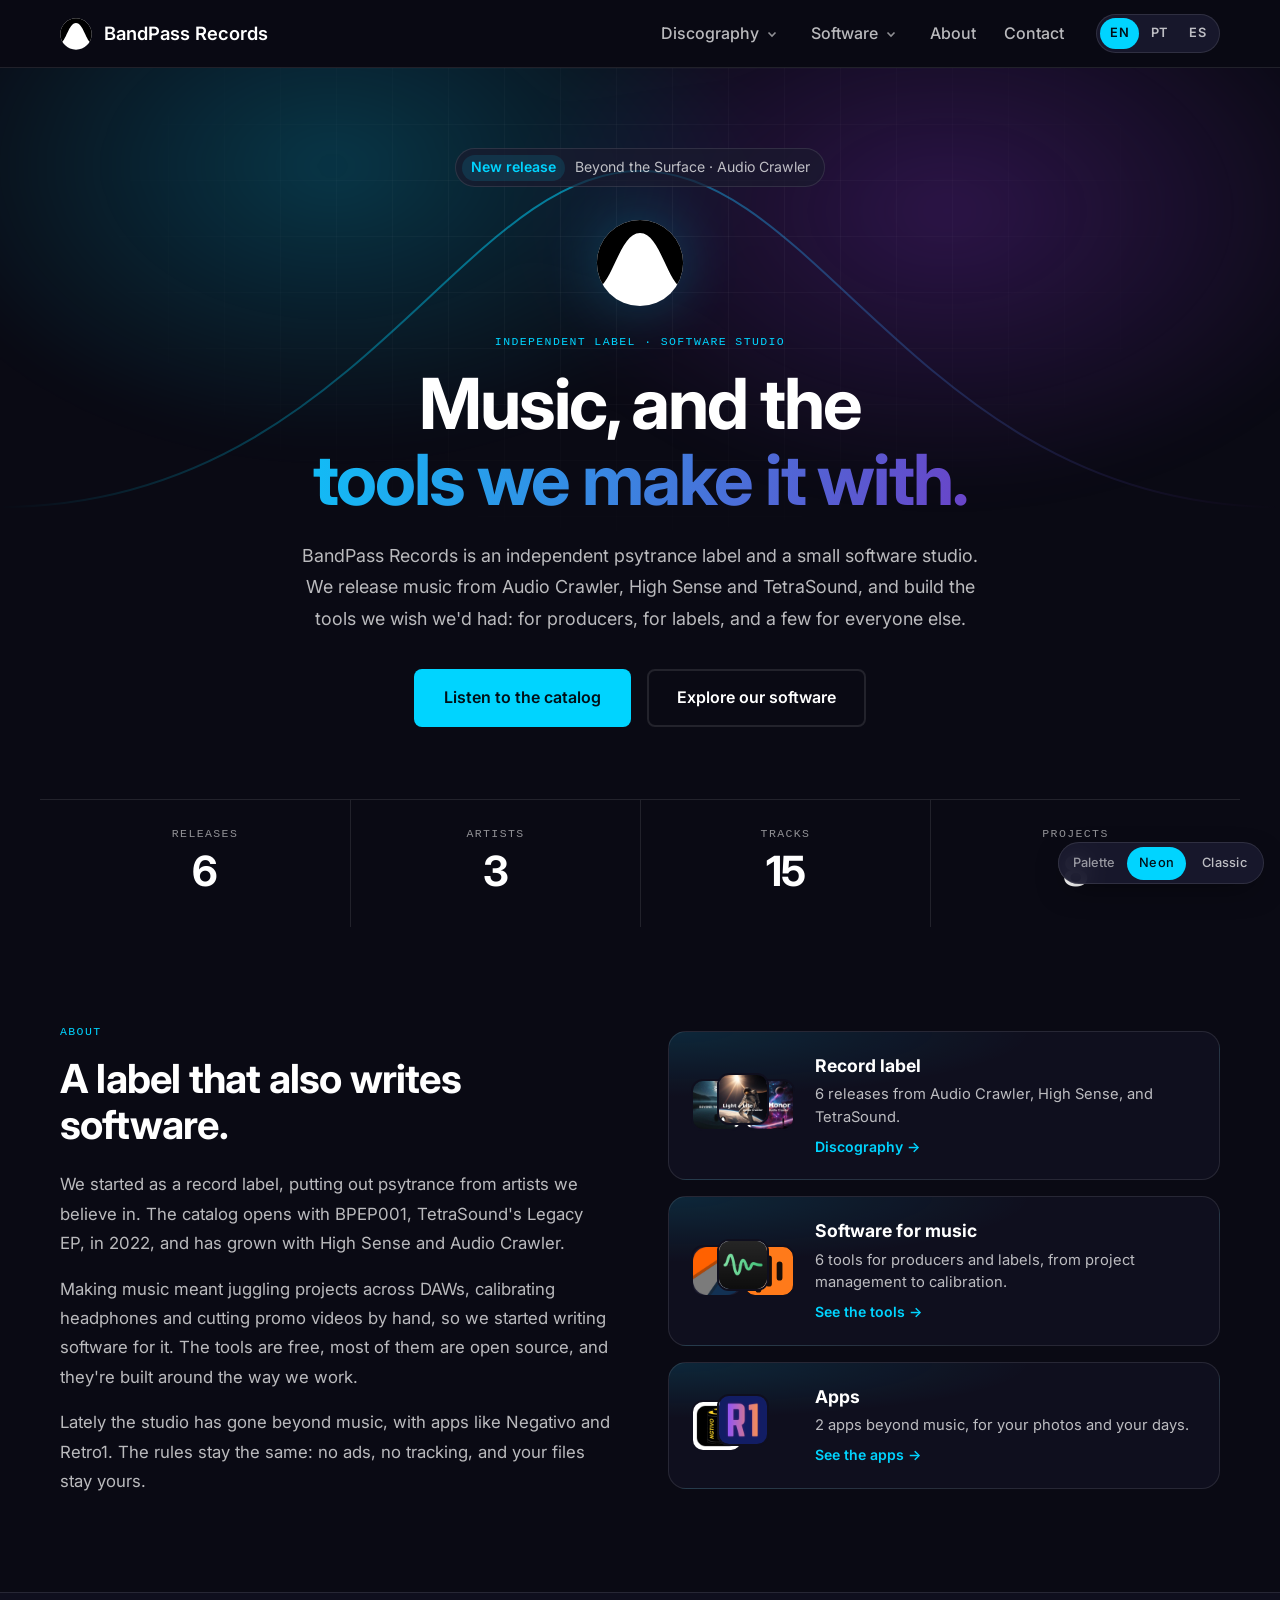
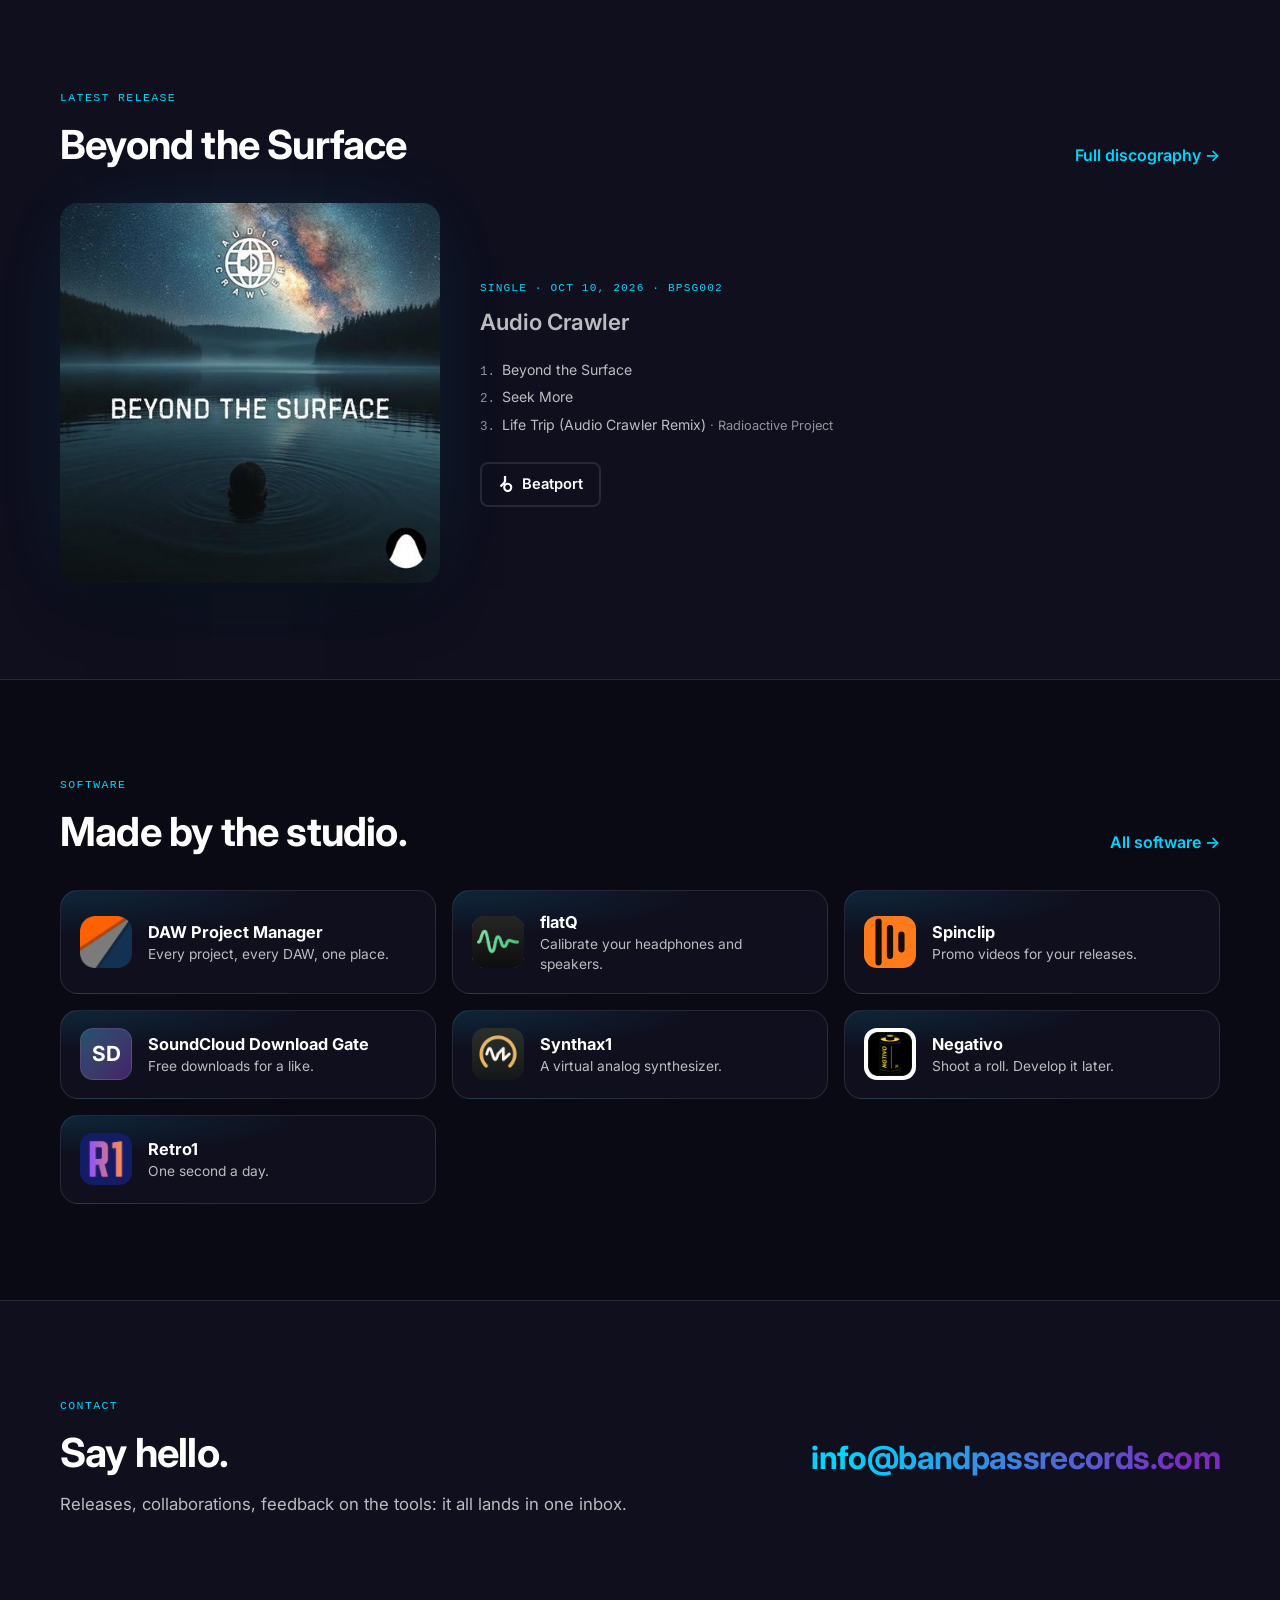
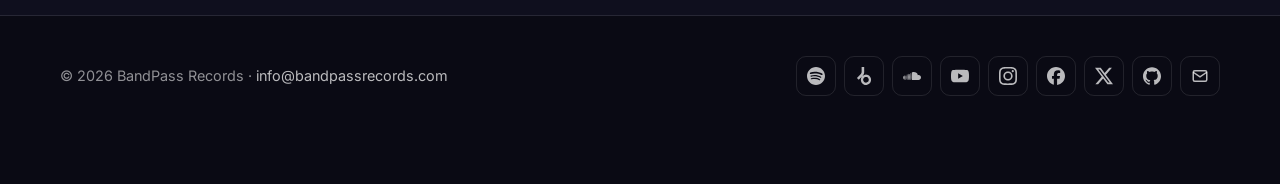
<file: index.html>
<!DOCTYPE html>
<html lang="en" data-base="">
<head>
  <meta charset="utf-8">
  <meta name="viewport" content="width=device-width, initial-scale=1">
  <script>
    // Before anything paints: the palette and language picked earlier in this
    // browser. ?palette=classic and ?lang=pt pick one by link, and are remembered.
    (function () {
      var root = document.documentElement;
      try {
        var q = new URLSearchParams(location.search);
        var palette = q.get('palette') || localStorage.getItem('bpr-palette');
        if (palette === 'neon' || palette === 'classic') {
          root.dataset.palette = palette;
          localStorage.setItem('bpr-palette', palette);
        }
        var lang = q.get('lang') || localStorage.getItem('bpr-lang');
        if (lang) root.lang = lang;
      } catch (e) {}
    })();
  </script>
  <title>BandPass Records: music and tools for music makers</title>
  <meta name="description" content="BandPass Records is an independent psytrance label and a studio building tools for music makers: DAW Project Manager, flatQ, Spinclip and more.">
  <meta name="theme-color" content="#0A0A14">
  <link rel="canonical" href="https://bandpassrecords.com/">
  <link rel="alternate" hreflang="en" href="https://bandpassrecords.com/?lang=en">
  <link rel="alternate" hreflang="pt" href="https://bandpassrecords.com/?lang=pt">
  <link rel="alternate" hreflang="es" href="https://bandpassrecords.com/?lang=es">
  <link rel="alternate" hreflang="x-default" href="https://bandpassrecords.com/">

  <meta property="og:type" content="website">
  <meta property="og:site_name" content="BandPass Records">
  <meta property="og:title" content="BandPass Records: music and tools for music makers">
  <meta property="og:description" content="BandPass Records is an independent psytrance label and a studio building tools for music makers: DAW Project Manager, flatQ, Spinclip and more.">
  <meta property="og:url" content="https://bandpassrecords.com/">
  <meta property="og:image" content="https://bandpassrecords.com/images/releases/beyond-the-surface.jpg">
  <meta name="twitter:card" content="summary">

  <link rel="icon" href="images/logo.svg" type="image/svg+xml">
  <link rel="icon" href="images/logo_icon.png" type="image/png">
  <link rel="apple-touch-icon" href="images/logo_icon.png">

  <link rel="preconnect" href="https://fonts.googleapis.com">
  <link rel="preconnect" href="https://fonts.gstatic.com" crossorigin>
  <link rel="stylesheet" href="https://fonts.googleapis.com/css2?family=Inter:wght@400;500;600;700&display=swap">
  <link rel="stylesheet" href="assets/css/site.css">

  <script src="assets/js/i18n.js" defer></script>
  <script src="assets/js/icons.js" defer></script>
  <script src="assets/js/data.js" defer></script>
  <script src="assets/js/site.js" defer></script>
</head>
<body data-page="home">
  <a class="skip" href="#content" data-i18n="skip">Skip to content</a>

  <nav class="navbar" data-i18n-attr="aria-label:nav.sections" aria-label="Sections">
    <div class="container nav-content">
      <a class="logo" href="./">
        <img class="logo-image" src="images/logo.svg" alt="" width="32" height="32">
        <span>BandPass Records</span>
      </a>
      <div class="nav-links" id="site-menu">
        <div class="nav-item" data-menu="discography">
          <a class="nav-top" href="discography/" data-i18n="nav.discography">Discography</a>
          <button type="button" class="nav-caret" aria-expanded="false" aria-controls="menu-discography" data-i18n-attr="aria-label:nav.more" aria-label="More">
            <svg viewBox="0 0 12 12" aria-hidden="true"><path d="M2.5 4.5 6 8l3.5-3.5"/></svg>
          </button>
          <div class="nav-menu" id="menu-discography" data-menu-panel="discography"></div>
        </div>
        <div class="nav-item" data-menu="software">
          <a class="nav-top" href="software/" data-i18n="nav.software">Software</a>
          <button type="button" class="nav-caret" aria-expanded="false" aria-controls="menu-software" data-i18n-attr="aria-label:nav.more" aria-label="More">
            <svg viewBox="0 0 12 12" aria-hidden="true"><path d="M2.5 4.5 6 8l3.5-3.5"/></svg>
          </button>
          <div class="nav-menu" id="menu-software" data-menu-panel="software"></div>
        </div>
        <a class="nav-top" href="#about" data-i18n="nav.about">About</a>
        <a class="nav-top" href="#contact" data-i18n="nav.contact">Contact</a>
      </div>
      <div class="lang-switch" role="group" data-i18n-attr="aria-label:lang.label" aria-label="Language">
        <button type="button" data-lang-choice="en" lang="en" title="English">EN</button>
        <button type="button" data-lang-choice="pt" lang="pt" title="Português">PT</button>
        <button type="button" data-lang-choice="es" lang="es" title="Español">ES</button>
      </div>
      <button type="button" class="menu-toggle" aria-expanded="false" aria-controls="site-menu" data-i18n-attr="aria-label:nav.menu" aria-label="Menu">
        <span></span><span></span><span></span>
      </button>
    </div>
  </nav>

  <main id="content">
    <header class="hero">
      <div class="hero-glow" aria-hidden="true"></div>
      <svg class="hero-curve" viewBox="0 0 1200 400" preserveAspectRatio="none" aria-hidden="true">
        <defs>
          <linearGradient id="curve-ink" x1="0" x2="1">
            <stop class="ink-a" offset="0" stop-opacity="0"/>
            <stop class="ink-a" offset=".45"/>
            <stop class="ink-b" offset="1" stop-opacity="0"/>
          </linearGradient>
        </defs>
        <path d="M0,380 C330,380 430,60 600,60 C770,60 870,380 1200,380"/>
      </svg>
      <div class="container hero-content">
        <a class="hero-news" id="hero-news" href="discography/" hidden>
          <b data-i18n="hero.news">New release</b><span></span>
        </a>
        <img class="hero-mark" src="images/logo.svg" alt="" width="88" height="88">
        <p class="section-eyebrow" data-i18n="hero.eyebrow">Independent label · Software studio</p>
        <h1 class="hero-title">
          <span data-i18n="hero.title1">Music, and the</span>
          <span class="gradient-text" data-i18n="hero.title2">tools we make it with.</span>
        </h1>
        <p class="hero-subtitle" data-i18n="hero.sub">
          BandPass Records is an independent psytrance label and a small software studio. We release music from
          Audio Crawler, High Sense and TetraSound, and build the tools we wish we'd had: for producers, for labels,
          and a few for everyone else.
        </p>
        <div class="hero-buttons">
          <a class="btn btn-primary" href="discography/" data-i18n="hero.cta1">Listen to the catalog</a>
          <a class="btn btn-secondary" href="software/" data-i18n="hero.cta2">Explore our software</a>
        </div>
      </div>
      <dl class="stats container" id="stats"></dl>
    </header>

    <section class="section" id="about" aria-labelledby="about-title">
      <div class="container about">
        <div class="about-copy">
          <p class="section-eyebrow" data-i18n="about.eyebrow">About</p>
          <h2 class="section-title" id="about-title" data-i18n="about.title">A label that also writes software.</h2>
          <p data-i18n="about.p1">We started as a record label, putting out psytrance from artists we believe in.</p>
          <p data-i18n="about.p2">Making music meant juggling projects across DAWs, calibrating headphones and cutting promo videos by hand, so we started writing software for it.</p>
          <p data-i18n="about.p3">Lately the studio has gone beyond music, with apps like Negativo and Retro1.</p>
        </div>
        <div class="pillars" id="pillars"></div>
      </div>
    </section>

    <section class="section section-alt" aria-labelledby="latest-title">
      <div class="container">
        <div class="row-head">
          <div>
            <p class="section-eyebrow" data-i18n="latest.eyebrow">Latest release</p>
            <h2 class="section-title" id="latest-title"></h2>
          </div>
          <a class="textlink" href="discography/"><span data-i18n="latest.cta">Full discography</span> →</a>
        </div>
        <div id="latest"></div>
      </div>
    </section>

    <section class="section" aria-labelledby="featured-title">
      <div class="container">
        <div class="row-head">
          <div>
            <p class="section-eyebrow" data-i18n="featured.eyebrow">Software</p>
            <h2 class="section-title" id="featured-title" data-i18n="featured.title">Made by the studio.</h2>
          </div>
          <a class="textlink" href="software/"><span data-i18n="featured.cta">All software</span> →</a>
        </div>
        <div class="featured" id="featured"></div>
        <noscript>
          <ul class="noscript">
            <li><a href="discography/">Discography</a></li>
            <li><a href="software/">Software</a></li>
          </ul>
        </noscript>
      </div>
    </section>

    <section class="section section-alt contact" id="contact" aria-labelledby="contact-title">
      <div class="container contact-inner">
        <div>
          <p class="section-eyebrow" data-i18n="contact.eyebrow">Contact</p>
          <h2 class="section-title" id="contact-title" data-i18n="contact.title">Say hello.</h2>
          <p class="section-subtitle" data-i18n="contact.sub">Releases, collaborations, feedback on the tools: it all lands in one inbox.</p>
        </div>
        <a class="contact-mail" href="mailto:info@bandpassrecords.com">info@bandpassrecords.com</a>
      </div>
    </section>
  </main>

  <footer class="footer">
    <div class="container footer-inner">
      <p>© <span id="year">2026</span> BandPass Records · <a class="footer-mail" href="mailto:info@bandpassrecords.com">info@bandpassrecords.com</a></p>
      <ul class="social" id="social" data-i18n-attr="aria-label:footer.elsewhere" aria-label="BandPass Records elsewhere"></ul>
    </div>
  </footer>

  <div class="palette-switch" role="group" data-i18n-attr="aria-label:palette.label" aria-label="Palette">
    <span data-i18n="palette.label">Palette</span>
    <button type="button" data-palette-choice="neon">Neon</button>
    <button type="button" data-palette-choice="classic">Classic</button>
  </div>
</body>
</html>
</file>
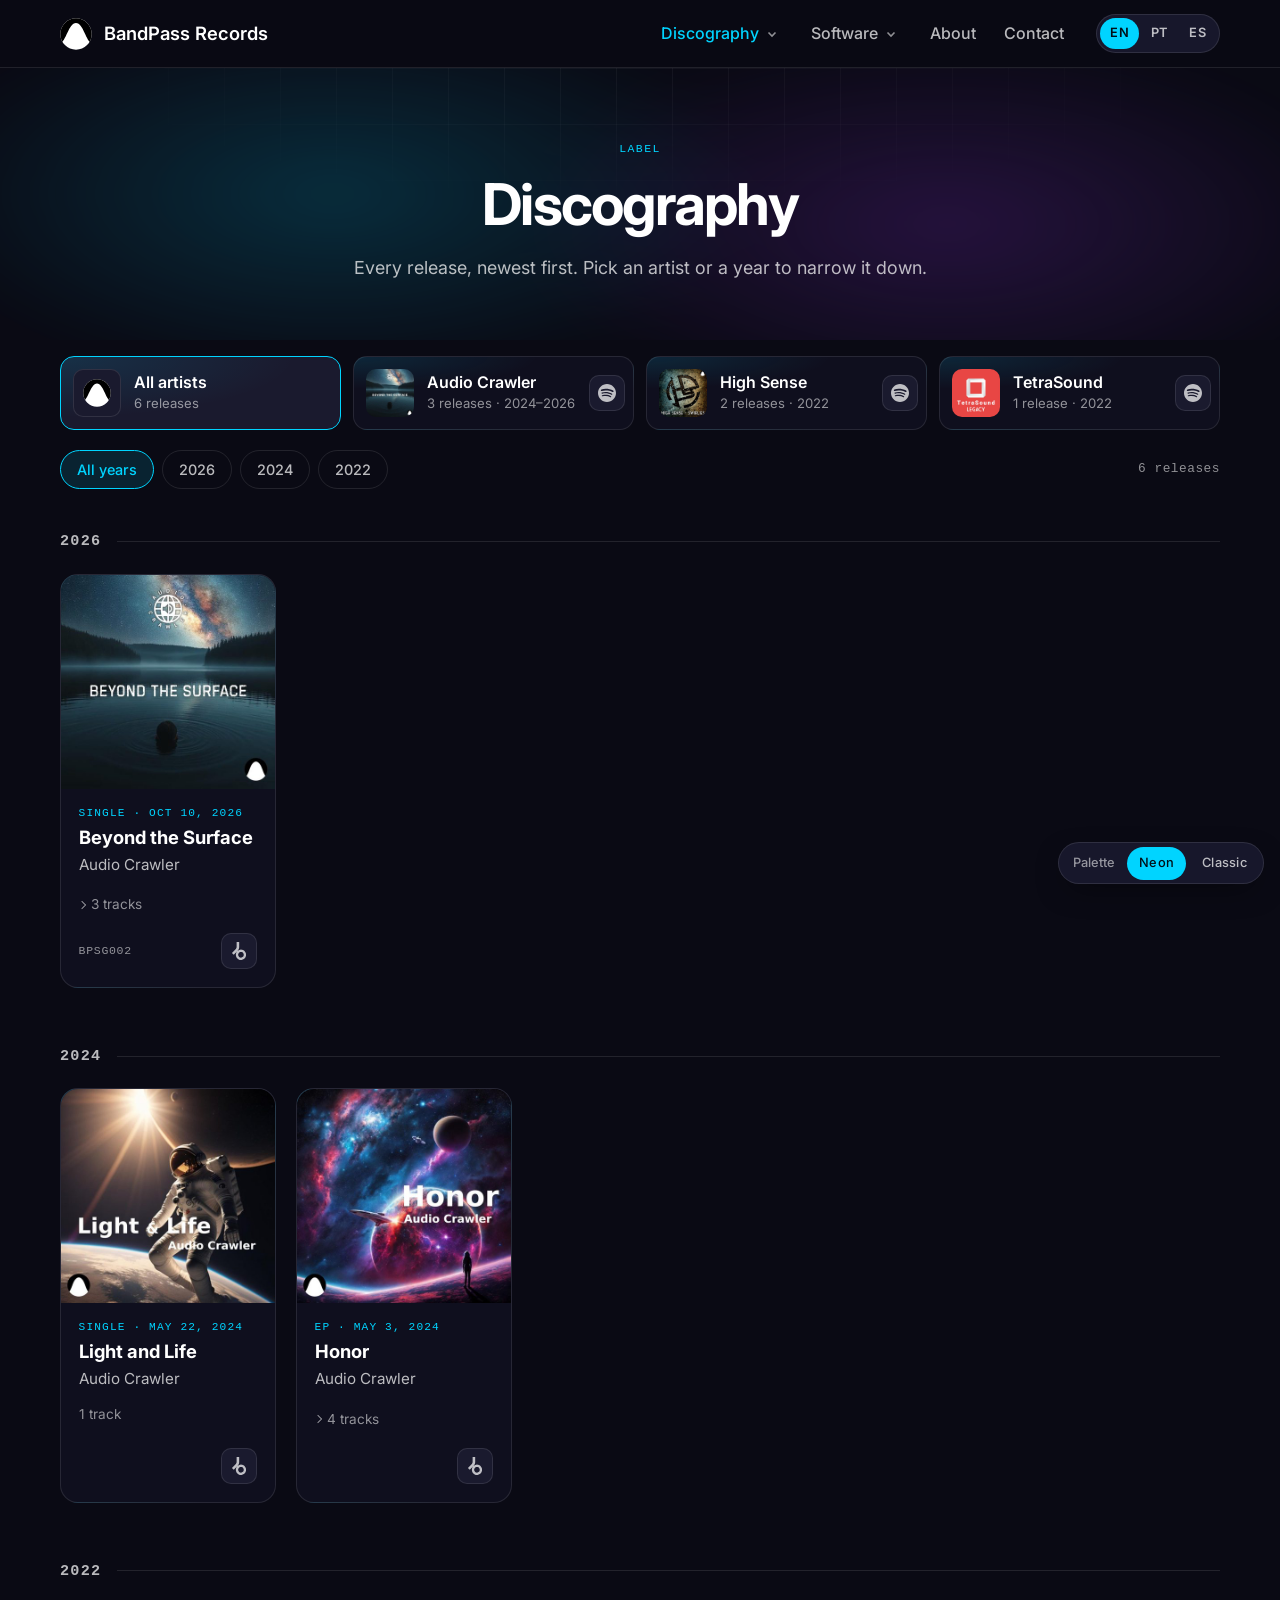
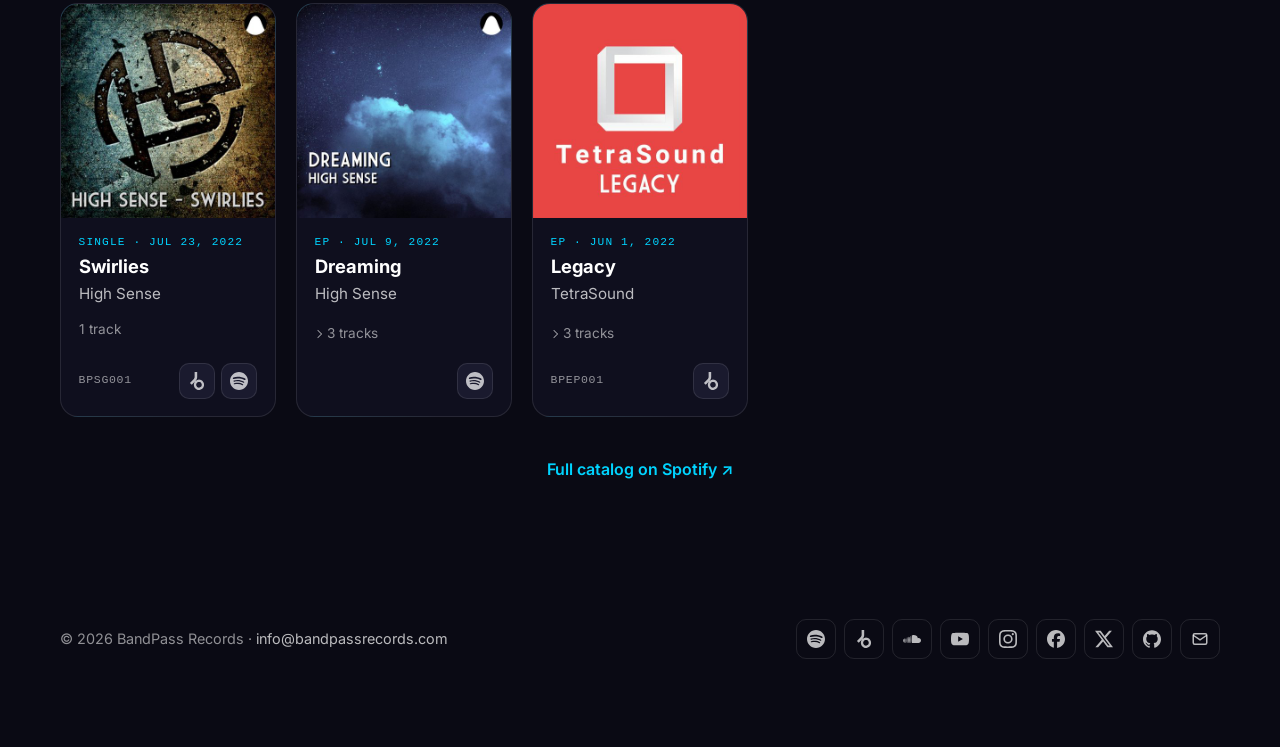
<file: discography/index.html>
<!DOCTYPE html>
<html lang="en" data-base="../">
<head>
  <meta charset="utf-8">
  <meta name="viewport" content="width=device-width, initial-scale=1">
  <script>
    // Before anything paints: the palette and language picked earlier in this
    // browser. ?palette=classic and ?lang=pt pick one by link, and are remembered.
    (function () {
      var root = document.documentElement;
      try {
        var q = new URLSearchParams(location.search);
        var palette = q.get('palette') || localStorage.getItem('bpr-palette');
        if (palette === 'neon' || palette === 'classic') {
          root.dataset.palette = palette;
          localStorage.setItem('bpr-palette', palette);
        }
        var lang = q.get('lang') || localStorage.getItem('bpr-lang');
        if (lang) root.lang = lang;
      } catch (e) {}
    })();
  </script>
  <title>Discography · BandPass Records</title>
  <meta name="description" content="Every BandPass Records release, by artist and by year.">
  <meta name="theme-color" content="#0A0A14">
  <link rel="canonical" href="https://bandpassrecords.com/discography/">
  <link rel="alternate" hreflang="en" href="https://bandpassrecords.com/discography/?lang=en">
  <link rel="alternate" hreflang="pt" href="https://bandpassrecords.com/discography/?lang=pt">
  <link rel="alternate" hreflang="es" href="https://bandpassrecords.com/discography/?lang=es">
  <link rel="alternate" hreflang="x-default" href="https://bandpassrecords.com/discography/">

  <meta property="og:type" content="website">
  <meta property="og:site_name" content="BandPass Records">
  <meta property="og:title" content="Discography · BandPass Records">
  <meta property="og:description" content="Every BandPass Records release, by artist and by year.">
  <meta property="og:url" content="https://bandpassrecords.com/discography/">
  <meta property="og:image" content="https://bandpassrecords.com/images/releases/beyond-the-surface.jpg">
  <meta name="twitter:card" content="summary">

  <link rel="icon" href="../images/logo.svg" type="image/svg+xml">
  <link rel="icon" href="../images/logo_icon.png" type="image/png">
  <link rel="apple-touch-icon" href="../images/logo_icon.png">

  <link rel="preconnect" href="https://fonts.googleapis.com">
  <link rel="preconnect" href="https://fonts.gstatic.com" crossorigin>
  <link rel="stylesheet" href="https://fonts.googleapis.com/css2?family=Inter:wght@400;500;600;700&display=swap">
  <link rel="stylesheet" href="../assets/css/site.css">

  <script src="../assets/js/i18n.js" defer></script>
  <script src="../assets/js/icons.js" defer></script>
  <script src="../assets/js/data.js" defer></script>
  <script src="../assets/js/site.js" defer></script>
</head>
<body data-page="discography">
  <a class="skip" href="#content" data-i18n="skip">Skip to content</a>

  <nav class="navbar" data-i18n-attr="aria-label:nav.sections" aria-label="Sections">
    <div class="container nav-content">
      <a class="logo" href="../">
        <img class="logo-image" src="../images/logo.svg" alt="" width="32" height="32">
        <span>BandPass Records</span>
      </a>
      <div class="nav-links" id="site-menu">
        <div class="nav-item" data-menu="discography">
          <a class="nav-top" href="../discography/" data-i18n="nav.discography" aria-current="page">Discography</a>
          <button type="button" class="nav-caret" aria-expanded="false" aria-controls="menu-discography" data-i18n-attr="aria-label:nav.more" aria-label="More">
            <svg viewBox="0 0 12 12" aria-hidden="true"><path d="M2.5 4.5 6 8l3.5-3.5"/></svg>
          </button>
          <div class="nav-menu" id="menu-discography" data-menu-panel="discography"></div>
        </div>
        <div class="nav-item" data-menu="software">
          <a class="nav-top" href="../software/" data-i18n="nav.software">Software</a>
          <button type="button" class="nav-caret" aria-expanded="false" aria-controls="menu-software" data-i18n-attr="aria-label:nav.more" aria-label="More">
            <svg viewBox="0 0 12 12" aria-hidden="true"><path d="M2.5 4.5 6 8l3.5-3.5"/></svg>
          </button>
          <div class="nav-menu" id="menu-software" data-menu-panel="software"></div>
        </div>
        <a class="nav-top" href="../#about" data-i18n="nav.about">About</a>
        <a class="nav-top" href="../#contact" data-i18n="nav.contact">Contact</a>
      </div>
      <div class="lang-switch" role="group" data-i18n-attr="aria-label:lang.label" aria-label="Language">
        <button type="button" data-lang-choice="en" lang="en" title="English">EN</button>
        <button type="button" data-lang-choice="pt" lang="pt" title="Português">PT</button>
        <button type="button" data-lang-choice="es" lang="es" title="Español">ES</button>
      </div>
      <button type="button" class="menu-toggle" aria-expanded="false" aria-controls="site-menu" data-i18n-attr="aria-label:nav.menu" aria-label="Menu">
        <span></span><span></span><span></span>
      </button>
    </div>
  </nav>

  <header class="hero hero--page">
    <div class="hero-glow" aria-hidden="true"></div>
    <div class="container hero-content">
      <p class="section-eyebrow" data-i18n="disc.eyebrow">Label</p>
      <h1 class="page-title" data-i18n="disc.title">Discography</h1>
      <p class="hero-subtitle" data-i18n="disc.sub">Every release, newest first. Pick an artist or a year to narrow it down.</p>
    </div>
  </header>

  <main id="content" class="section section--flush">
    <div class="container">
      <div class="artists" id="artists" role="group" data-i18n-attr="aria-label:filter.artist" aria-label="Filter by artist"></div>

      <div class="filterbar">
        <div class="chips" id="years" role="group" data-i18n-attr="aria-label:filter.year" aria-label="Filter by year"></div>
        <p class="filterbar-count" id="release-count" aria-live="polite"></p>
      </div>

      <div id="releases"></div>

      <p class="section-foot">
        <a class="textlink" href="https://open.spotify.com/playlist/0gqAkYnaQhZ91Cmv6YzSD7" target="_blank" rel="noopener">
          <span data-i18n="disc.spotify">Full catalog on Spotify</span> ↗
        </a>
      </p>
      <noscript>
        <p class="noscript">The catalog needs JavaScript. You can also browse it on
          <a href="https://www.beatport.com/label/bandpass-records/103779">Beatport</a> or
          <a href="https://open.spotify.com/playlist/0gqAkYnaQhZ91Cmv6YzSD7">Spotify</a>.</p>
      </noscript>
    </div>
  </main>

  <footer class="footer">
    <div class="container footer-inner">
      <p>© <span id="year">2026</span> BandPass Records · <a class="footer-mail" href="mailto:info@bandpassrecords.com">info@bandpassrecords.com</a></p>
      <ul class="social" id="social" data-i18n-attr="aria-label:footer.elsewhere" aria-label="BandPass Records elsewhere"></ul>
    </div>
  </footer>

  <div class="palette-switch" role="group" data-i18n-attr="aria-label:palette.label" aria-label="Palette">
    <span data-i18n="palette.label">Palette</span>
    <button type="button" data-palette-choice="neon">Neon</button>
    <button type="button" data-palette-choice="classic">Classic</button>
  </div>
</body>
</html>
</file>
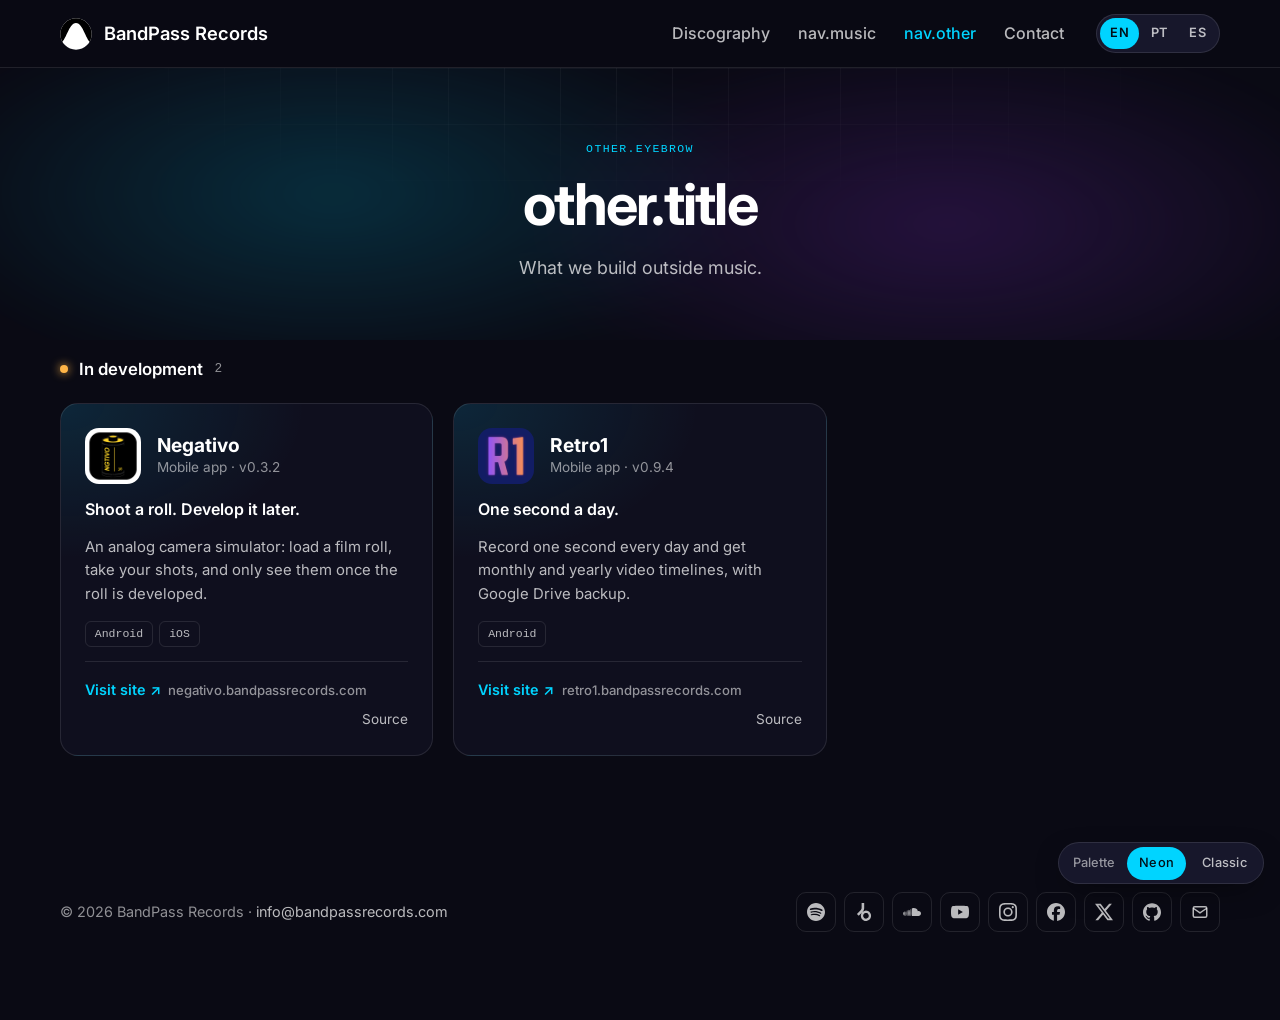
<file: other-projects/index.html>
<!DOCTYPE html>
<html lang="en" data-base="../">
<head>
  <meta charset="utf-8">
  <meta name="viewport" content="width=device-width, initial-scale=1">
  <script>
    // Before anything paints: the palette and language picked earlier in this
    // browser. ?palette=classic and ?lang=pt pick one by link, and are remembered.
    (function () {
      var root = document.documentElement;
      try {
        var q = new URLSearchParams(location.search);
        var palette = q.get('palette') || localStorage.getItem('bpr-palette');
        if (palette === 'neon' || palette === 'classic') {
          root.dataset.palette = palette;
          localStorage.setItem('bpr-palette', palette);
        }
        var lang = q.get('lang') || localStorage.getItem('bpr-lang');
        if (lang) root.lang = lang;
      } catch (e) {}
    })();
  </script>
  <title>Other projects · BandPass Records</title>
  <meta name="description" content="What BandPass Records builds outside music: Negativo, Retro1 and more.">
  <meta name="theme-color" content="#0A0A14">
  <link rel="canonical" href="https://bandpassrecords.com/other-projects/">
  <link rel="alternate" hreflang="en" href="https://bandpassrecords.com/other-projects/?lang=en">
  <link rel="alternate" hreflang="pt" href="https://bandpassrecords.com/other-projects/?lang=pt">
  <link rel="alternate" hreflang="es" href="https://bandpassrecords.com/other-projects/?lang=es">
  <link rel="alternate" hreflang="x-default" href="https://bandpassrecords.com/other-projects/">

  <meta property="og:type" content="website">
  <meta property="og:site_name" content="BandPass Records">
  <meta property="og:title" content="Other projects · BandPass Records">
  <meta property="og:description" content="What BandPass Records builds outside music: Negativo, Retro1 and more.">
  <meta property="og:url" content="https://bandpassrecords.com/other-projects/">
  <meta property="og:image" content="https://bandpassrecords.com/images/releases/beyond-the-surface.jpg">
  <meta name="twitter:card" content="summary">

  <link rel="icon" href="../images/logo.svg" type="image/svg+xml">
  <link rel="icon" href="../images/logo_icon.png" type="image/png">
  <link rel="apple-touch-icon" href="../images/logo_icon.png">

  <link rel="preconnect" href="https://fonts.googleapis.com">
  <link rel="preconnect" href="https://fonts.gstatic.com" crossorigin>
  <link rel="stylesheet" href="https://fonts.googleapis.com/css2?family=Inter:wght@400;500;600;700&display=swap">
  <link rel="stylesheet" href="../assets/css/site.css">

  <script src="../assets/js/i18n.js" defer></script>
  <script src="../assets/js/icons.js" defer></script>
  <script src="../assets/js/data.js" defer></script>
  <script src="../assets/js/site.js" defer></script>
</head>
<body data-page="other">
  <a class="skip" href="#content" data-i18n="skip">Skip to content</a>

  <nav class="navbar" data-i18n-attr="aria-label:nav.sections" aria-label="Sections">
    <div class="container nav-content">
      <a class="logo" href="../">
        <img class="logo-image" src="../images/logo.svg" alt="" width="32" height="32">
        <span>BandPass Records</span>
      </a>
      <div class="nav-links">
        <a href="../discography/" data-i18n="nav.discography">Discography</a>
        <a href="../music-projects/" data-i18n="nav.music">Music projects</a>
        <a href="../other-projects/" data-i18n="nav.other" aria-current="page">Other projects</a>
        <a href="../#contact" data-i18n="nav.contact">Contact</a>
      </div>
      <div class="lang-switch" role="group" data-i18n-attr="aria-label:lang.label" aria-label="Language">
        <button type="button" data-lang-choice="en" lang="en" title="English">EN</button>
        <button type="button" data-lang-choice="pt" lang="pt" title="Português">PT</button>
        <button type="button" data-lang-choice="es" lang="es" title="Español">ES</button>
      </div>
    </div>
  </nav>

  <header class="hero hero--page">
    <div class="hero-glow" aria-hidden="true"></div>
    <div class="container hero-content">
      <p class="section-eyebrow" data-i18n="other.eyebrow">Studio</p>
      <h1 class="page-title" data-i18n="other.title">Other projects</h1>
      <p class="hero-subtitle" data-i18n="other.sub">What we build outside music.</p>
    </div>
  </header>

  <main id="content" class="section section--flush">
    <div class="container">
      <div data-projects="other"></div>
      <noscript>
        <p class="noscript">See every project on <a href="https://github.com/bandpassrecords">GitHub</a>.</p>
      </noscript>
    </div>
  </main>

  <footer class="footer">
    <div class="container footer-inner">
      <p>© <span id="year">2026</span> BandPass Records · <a class="footer-mail" href="mailto:info@bandpassrecords.com">info@bandpassrecords.com</a></p>
      <ul class="social" id="social" data-i18n-attr="aria-label:footer.elsewhere" aria-label="BandPass Records elsewhere"></ul>
    </div>
  </footer>

  <div class="palette-switch" role="group" data-i18n-attr="aria-label:palette.label" aria-label="Palette">
    <span data-i18n="palette.label">Palette</span>
    <button type="button" data-palette-choice="neon">Neon</button>
    <button type="button" data-palette-choice="classic">Classic</button>
  </div>
</body>
</html>
</file>
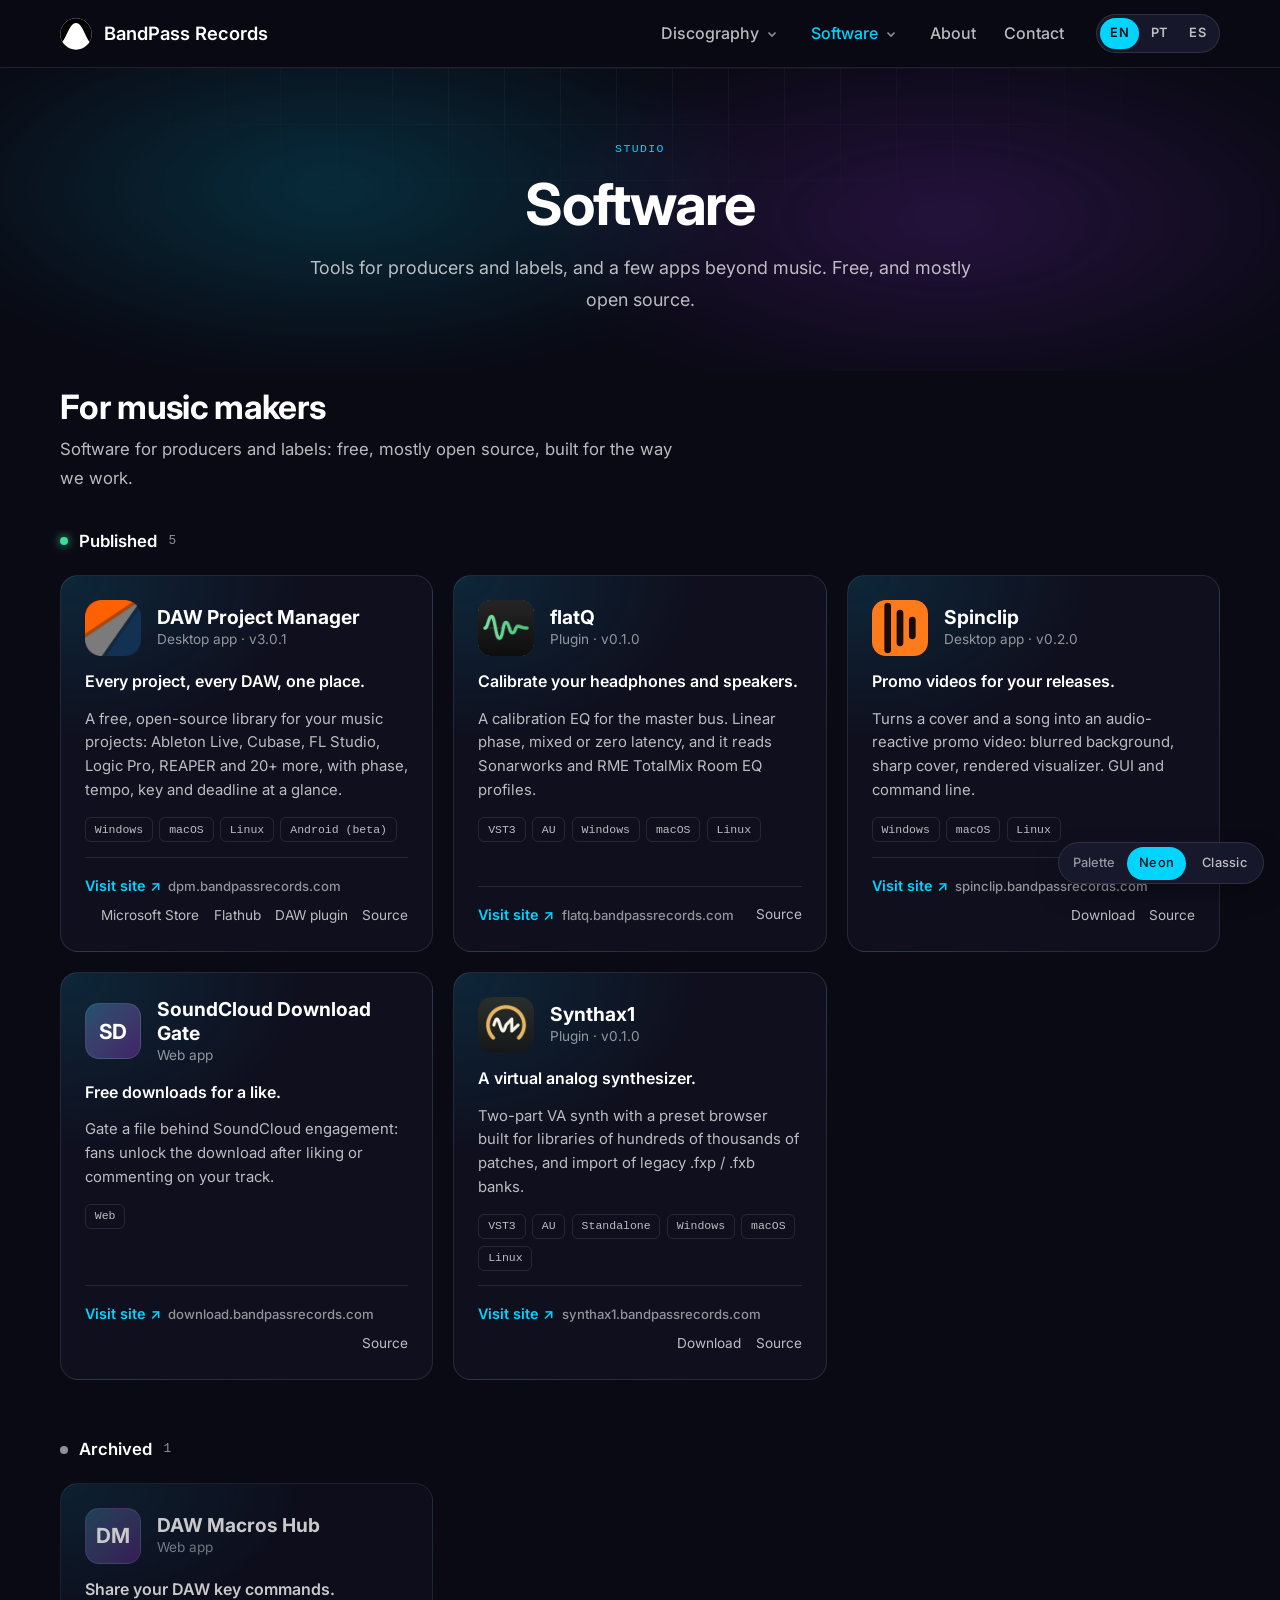
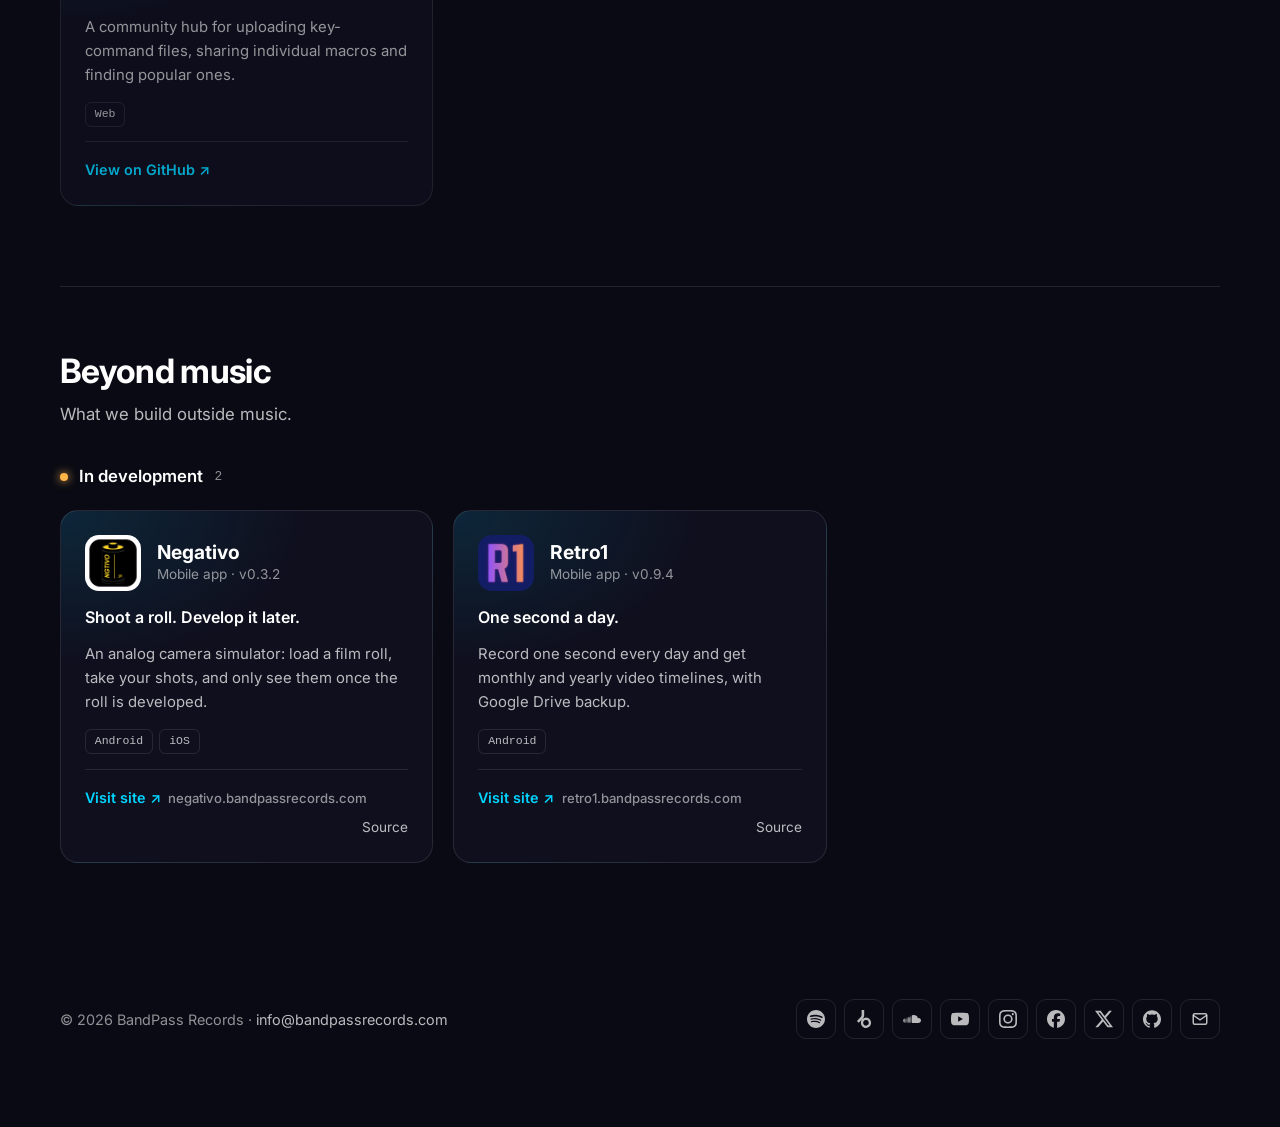
<file: software/index.html>
<!DOCTYPE html>
<html lang="en" data-base="../">
<head>
  <meta charset="utf-8">
  <meta name="viewport" content="width=device-width, initial-scale=1">
  <script>
    // Before anything paints: the palette and language picked earlier in this
    // browser. ?palette=classic and ?lang=pt pick one by link, and are remembered.
    (function () {
      var root = document.documentElement;
      try {
        var q = new URLSearchParams(location.search);
        var palette = q.get('palette') || localStorage.getItem('bpr-palette');
        if (palette === 'neon' || palette === 'classic') {
          root.dataset.palette = palette;
          localStorage.setItem('bpr-palette', palette);
        }
        var lang = q.get('lang') || localStorage.getItem('bpr-lang');
        if (lang) root.lang = lang;
      } catch (e) {}
    })();
  </script>
  <title>Software · BandPass Records</title>
  <meta name="description" content="Software from BandPass Records: DAW Project Manager, flatQ, Spinclip, Negativo, Retro1 and more.">
  <meta name="theme-color" content="#0A0A14">
  <link rel="canonical" href="https://bandpassrecords.com/software/">
  <link rel="alternate" hreflang="en" href="https://bandpassrecords.com/software/?lang=en">
  <link rel="alternate" hreflang="pt" href="https://bandpassrecords.com/software/?lang=pt">
  <link rel="alternate" hreflang="es" href="https://bandpassrecords.com/software/?lang=es">
  <link rel="alternate" hreflang="x-default" href="https://bandpassrecords.com/software/">

  <meta property="og:type" content="website">
  <meta property="og:site_name" content="BandPass Records">
  <meta property="og:title" content="Software · BandPass Records">
  <meta property="og:description" content="Software from BandPass Records: DAW Project Manager, flatQ, Spinclip, Negativo, Retro1 and more.">
  <meta property="og:url" content="https://bandpassrecords.com/software/">
  <meta property="og:image" content="https://bandpassrecords.com/images/releases/beyond-the-surface.jpg">
  <meta name="twitter:card" content="summary">

  <link rel="icon" href="../images/logo.svg" type="image/svg+xml">
  <link rel="icon" href="../images/logo_icon.png" type="image/png">
  <link rel="apple-touch-icon" href="../images/logo_icon.png">

  <link rel="preconnect" href="https://fonts.googleapis.com">
  <link rel="preconnect" href="https://fonts.gstatic.com" crossorigin>
  <link rel="stylesheet" href="https://fonts.googleapis.com/css2?family=Inter:wght@400;500;600;700&display=swap">
  <link rel="stylesheet" href="../assets/css/site.css">

  <script src="../assets/js/i18n.js" defer></script>
  <script src="../assets/js/icons.js" defer></script>
  <script src="../assets/js/data.js" defer></script>
  <script src="../assets/js/site.js" defer></script>
</head>
<body data-page="software">
  <a class="skip" href="#content" data-i18n="skip">Skip to content</a>

  <nav class="navbar" data-i18n-attr="aria-label:nav.sections" aria-label="Sections">
    <div class="container nav-content">
      <a class="logo" href="../">
        <img class="logo-image" src="../images/logo.svg" alt="" width="32" height="32">
        <span>BandPass Records</span>
      </a>
      <div class="nav-links" id="site-menu">
        <div class="nav-item" data-menu="discography">
          <a class="nav-top" href="../discography/" data-i18n="nav.discography">Discography</a>
          <button type="button" class="nav-caret" aria-expanded="false" aria-controls="menu-discography" data-i18n-attr="aria-label:nav.more" aria-label="More">
            <svg viewBox="0 0 12 12" aria-hidden="true"><path d="M2.5 4.5 6 8l3.5-3.5"/></svg>
          </button>
          <div class="nav-menu" id="menu-discography" data-menu-panel="discography"></div>
        </div>
        <div class="nav-item" data-menu="software">
          <a class="nav-top" href="../software/" data-i18n="nav.software" aria-current="page">Software</a>
          <button type="button" class="nav-caret" aria-expanded="false" aria-controls="menu-software" data-i18n-attr="aria-label:nav.more" aria-label="More">
            <svg viewBox="0 0 12 12" aria-hidden="true"><path d="M2.5 4.5 6 8l3.5-3.5"/></svg>
          </button>
          <div class="nav-menu" id="menu-software" data-menu-panel="software"></div>
        </div>
        <a class="nav-top" href="../#about" data-i18n="nav.about">About</a>
        <a class="nav-top" href="../#contact" data-i18n="nav.contact">Contact</a>
      </div>
      <div class="lang-switch" role="group" data-i18n-attr="aria-label:lang.label" aria-label="Language">
        <button type="button" data-lang-choice="en" lang="en" title="English">EN</button>
        <button type="button" data-lang-choice="pt" lang="pt" title="Português">PT</button>
        <button type="button" data-lang-choice="es" lang="es" title="Español">ES</button>
      </div>
      <button type="button" class="menu-toggle" aria-expanded="false" aria-controls="site-menu" data-i18n-attr="aria-label:nav.menu" aria-label="Menu">
        <span></span><span></span><span></span>
      </button>
    </div>
  </nav>

  <header class="hero hero--page">
    <div class="hero-glow" aria-hidden="true"></div>
    <div class="container hero-content">
      <p class="section-eyebrow" data-i18n="software.eyebrow">Studio</p>
      <h1 class="page-title" data-i18n="software.title">Software</h1>
      <p class="hero-subtitle" data-i18n="software.sub">Tools for producers and labels, and a few apps beyond music. Free, and mostly open source.</p>
    </div>
  </header>

  <main id="content" class="section section--flush">
    <div class="container">
      <section class="software-group" id="music" aria-labelledby="music-title">
        <div class="group-head">
          <h2 class="group-title" id="music-title" data-i18n="menu.forMusic">For music makers</h2>
          <p class="section-subtitle" data-i18n="music.sub">Software for producers and labels: free, mostly open source, built for the way we work.</p>
        </div>
        <div data-projects="music"></div>
      </section>
      <section class="software-group" id="other" aria-labelledby="other-title">
        <div class="group-head">
          <h2 class="group-title" id="other-title" data-i18n="menu.beyond">Beyond music</h2>
          <p class="section-subtitle" data-i18n="other.sub">What we build outside music.</p>
        </div>
        <div data-projects="other"></div>
      </section>
      <noscript>
        <p class="noscript">See every project on <a href="https://github.com/bandpassrecords">GitHub</a>.</p>
      </noscript>
    </div>
  </main>

  <footer class="footer">
    <div class="container footer-inner">
      <p>© <span id="year">2026</span> BandPass Records · <a class="footer-mail" href="mailto:info@bandpassrecords.com">info@bandpassrecords.com</a></p>
      <ul class="social" id="social" data-i18n-attr="aria-label:footer.elsewhere" aria-label="BandPass Records elsewhere"></ul>
    </div>
  </footer>

  <div class="palette-switch" role="group" data-i18n-attr="aria-label:palette.label" aria-label="Palette">
    <span data-i18n="palette.label">Palette</span>
    <button type="button" data-palette-choice="neon">Neon</button>
    <button type="button" data-palette-choice="classic">Classic</button>
  </div>
</body>
</html>
</file>
<file: assets/css/site.css>
/* BandPass Records. The look follows dpm.bandpassrecords.com: the same two
   palettes (Neon Dark by default, Classic Dark), Inter, a glowing hero over a
   faint grid, mono eyebrows and soft-gradient tiles. <html data-palette>
   picks the palette. */

/* ── Palettes (shared with the DPM site's theme.css) ── */
:root,
:root[data-palette='neon'] {
  --bg-darker: #0A0A14;
  --bg-dark: #0F0F1E;
  --bg-card: #1A1A2E;
  --primary-color: #24243D;
  --primary-light: #34345A;
  --accent: #00D4FF;
  --accent-hover: #4DE1FF;
  --accent-2: #7B2CBF;
  --accent-ink: #001018;
  --accent-soft: rgba(0, 212, 255, 0.12);
  --glow-1: rgba(0, 212, 255, 0.22);
  --glow-2: rgba(123, 44, 191, 0.30);
  --text-primary: #FFFFFF;
  --text-secondary: rgba(255, 255, 255, 0.72);
  --text-muted: rgba(255, 255, 255, 0.55);
  --border-color: rgba(255, 255, 255, 0.10);
  --shadow: rgba(0, 0, 0, 0.55);
}

:root[data-palette='classic'] {
  --bg-darker: #161719;
  --bg-dark: #1E1F22;
  --bg-card: #2B2D31;
  --primary-color: #5A6B7A;
  --primary-light: #7A8B9A;
  --accent: #4A9EFF;
  --accent-hover: #6AB0FF;
  --accent-2: #5A6B7A;
  --accent-ink: #FFFFFF;
  --accent-soft: rgba(74, 158, 255, 0.12);
  --glow-1: rgba(74, 158, 255, 0.16);
  --glow-2: rgba(90, 107, 122, 0.22);
  --text-primary: #FFFFFF;
  --text-secondary: #B0B3B8;
  --text-muted: #8A8D90;
  --border-color: #3C3F43;
  --shadow: rgba(0, 0, 0, 0.4);
}

:root {
  color-scheme: dark;
  --ok: #3DDC97;
  --wip: #FFB547;
  --mono: 'SFMono-Regular', Consolas, 'Liberation Mono', Menlo, monospace;
  --radius: 18px;
}

/* ── Base ── */
*,
*::before,
*::after { box-sizing: border-box; margin: 0; padding: 0; }

html { scroll-behavior: smooth; scroll-padding-top: 84px; }

body {
  font-family: 'Inter', -apple-system, BlinkMacSystemFont, 'Segoe UI', Roboto, sans-serif;
  background: var(--bg-darker);
  color: var(--text-primary);
  line-height: 1.6;
  overflow-x: hidden;
  -webkit-font-smoothing: antialiased;
}

img { display: block; max-width: 100%; }
a { color: inherit; }
button { font: inherit; color: inherit; }
ul { list-style: none; }

:focus-visible {
  outline: 2px solid var(--accent);
  outline-offset: 3px;
  border-radius: 6px;
}

.container {
  max-width: 1200px;
  margin: 0 auto;
  padding: 0 20px;
}

.skip {
  position: absolute;
  left: 16px;
  top: -60px;
  z-index: 3000;
  padding: 0.6rem 1rem;
  border-radius: 8px;
  background: var(--accent);
  color: var(--accent-ink);
  font-weight: 600;
  text-decoration: none;
}
.skip:focus { top: 12px; }

/* ── Navigation ── */
.navbar {
  position: sticky;
  top: 0;
  z-index: 1000;
  border-bottom: 1px solid var(--border-color);
  background: color-mix(in srgb, var(--bg-darker) 78%, transparent);
  backdrop-filter: blur(10px);
  -webkit-backdrop-filter: blur(10px);
}

.nav-content {
  display: flex;
  align-items: center;
  gap: 2rem;
  padding-top: 0.9rem;
  padding-bottom: 0.9rem;
}

.logo {
  display: flex;
  align-items: center;
  gap: 12px;
  font-size: 1.15rem;
  font-weight: 600;
  text-decoration: none;
  white-space: nowrap;
}

.logo-image { width: 32px; height: 32px; }

.nav-links {
  display: flex;
  align-items: center;
  gap: 1.75rem;
  margin-left: auto;
}

.nav-links a {
  color: var(--text-secondary);
  text-decoration: none;
  font-weight: 500;
  white-space: nowrap;
  transition: color 0.2s ease;
}
.nav-links a:hover { color: var(--text-primary); }
.nav-links a[aria-current='page'] { color: var(--accent); }

/* Drop-down menus: open on hover or keyboard focus, or with the caret
   button on touch screens. */
.nav-item { position: relative; display: flex; align-items: center; gap: 2px; }

.nav-caret {
  display: grid;
  place-items: center;
  width: 22px;
  height: 22px;
  border: 0;
  border-radius: 6px;
  background: none;
  color: var(--text-muted);
  cursor: pointer;
}
.nav-caret svg { width: 12px; height: 12px; fill: none; stroke: currentColor; stroke-width: 1.6; transition: transform 0.2s; }
.nav-caret:hover { color: var(--text-primary); }
.nav-item.open .nav-caret svg { transform: rotate(180deg); }

.nav-menu {
  position: absolute;
  top: 100%;
  left: -14px;
  z-index: 1100;
  display: none;
  min-width: 300px;
  padding: 0.6rem;
  margin-top: 10px;
  border: 1px solid var(--border-color);
  border-radius: 14px;
  background: var(--bg-card);
  box-shadow: 0 24px 60px -18px var(--shadow);
}
/* Bridges the gap between the link and the panel so hover isn't lost. */
.nav-menu::before { content: ''; position: absolute; left: 0; right: 0; top: -12px; height: 12px; }
.nav-item[data-menu='software'] .nav-menu { left: -180px; min-width: 620px; }

.nav-item:focus-within .nav-menu,
.nav-item.open .nav-menu { display: block; }
@media (hover: hover) {
  .nav-item:hover .nav-menu { display: block; }
  /* Pointing at one menu closes any other left open by focus or a click. */
  .nav-links:has(.nav-item:hover) .nav-item:not(:hover) .nav-menu { display: none; }
}

.menu-cols { display: grid; grid-template-columns: 1fr 1fr; gap: 0.4rem; }
.menu-label {
  padding: 0.5rem 0.6rem 0.3rem;
  color: var(--text-muted);
  font-family: var(--mono);
  font-size: 0.68rem;
  letter-spacing: 0.12em;
  text-transform: uppercase;
}

.nav-links .menu-row {
  display: flex;
  align-items: center;
  gap: 0.75rem;
  padding: 0.5rem 0.6rem;
  border-radius: 10px;
  color: var(--text-primary);
  white-space: normal;
}
.nav-links .menu-row:hover { background: var(--accent-soft); color: var(--text-primary); }
.menu-row b { display: block; font-size: 0.92rem; font-weight: 600; line-height: 1.3; }
.menu-row small { display: block; color: var(--text-muted); font-size: 0.8rem; font-weight: 400; line-height: 1.35; }

.menu-media {
  flex-shrink: 0;
  width: 38px;
  height: 38px;
  border-radius: 9px;
  object-fit: cover;
  background: var(--bg-dark);
  font-size: 0.8rem;
}
.menu-media--logo { display: grid; place-items: center; border: 1px solid var(--border-color); }
.menu-media--logo img { width: 22px; height: 22px; }

.nav-links .menu-foot {
  display: block;
  margin-top: 0.4rem;
  padding: 0.7rem 0.6rem 0.4rem;
  border-top: 1px solid var(--border-color);
  color: var(--accent);
  font-size: 0.88rem;
  font-weight: 600;
}

.menu-toggle {
  display: none;
  flex-direction: column;
  justify-content: center;
  gap: 4px;
  width: 40px;
  height: 40px;
  padding: 0 10px;
  border: 1px solid var(--border-color);
  border-radius: 10px;
  background: none;
  cursor: pointer;
}
.menu-toggle span { display: block; height: 2px; border-radius: 1px; background: var(--text-primary); transition: transform 0.2s, opacity 0.2s; }
.menu-open .menu-toggle span:nth-child(1) { transform: translateY(6px) rotate(45deg); }
.menu-open .menu-toggle span:nth-child(2) { opacity: 0; }
.menu-open .menu-toggle span:nth-child(3) { transform: translateY(-6px) rotate(-45deg); }

/* Segmented switches: language in the nav, palette in the corner. */
.lang-switch,
.palette-switch {
  display: flex;
  align-items: center;
  gap: 2px;
  padding: 3px;
  border: 1px solid var(--border-color);
  border-radius: 999px;
  background: color-mix(in srgb, var(--bg-card) 92%, transparent);
}

.lang-switch button,
.palette-switch button {
  border: 0;
  border-radius: 999px;
  padding: 5px 10px;
  background: transparent;
  color: var(--text-secondary);
  font-size: 0.8rem;
  font-weight: 600;
  letter-spacing: 0.02em;
  cursor: pointer;
  transition: background 0.2s, color 0.2s;
}
.lang-switch button:hover,
.palette-switch button:hover { color: var(--text-primary); }

.lang-switch button[aria-pressed='true'],
.palette-switch button[aria-pressed='true'] {
  background: var(--accent);
  color: var(--accent-ink);
}

.palette-switch {
  position: fixed;
  right: 16px;
  bottom: 16px;
  z-index: 2000;
  gap: 4px;
  padding: 4px;
  backdrop-filter: blur(10px);
  box-shadow: 0 10px 30px -10px var(--shadow);
}
.palette-switch span {
  padding: 0 8px 0 10px;
  color: var(--text-muted);
  font-size: 0.8rem;
  font-weight: 500;
}
.palette-switch button { font-weight: 500; padding: 6px 12px; }

/* ── Buttons ── */
.btn {
  display: inline-flex;
  align-items: center;
  gap: 0.5rem;
  padding: 0.875rem 1.75rem;
  border-radius: 8px;
  font-weight: 600;
  font-size: 1rem;
  text-decoration: none;
  border: 2px solid transparent;
  cursor: pointer;
  transition: all 0.25s ease;
}

.btn-primary { background: var(--accent); color: var(--accent-ink); }
.btn-primary:hover {
  background: var(--accent-hover);
  transform: translateY(-2px);
  box-shadow: 0 10px 30px -8px var(--glow-1);
}

.btn-secondary { border-color: var(--border-color); color: var(--text-primary); }
.btn-secondary:hover { border-color: var(--primary-light); background: var(--bg-card); }

.textlink {
  color: var(--accent);
  font-weight: 600;
  text-decoration: none;
}
.textlink:hover { text-decoration: underline; text-underline-offset: 4px; }

/* ── Hero ── */
.hero {
  position: relative;
  overflow: hidden;
  padding: 5rem 0 0;
  text-align: center;
}

.hero-glow {
  position: absolute;
  inset: -20% -10% auto;
  height: 900px;
  background:
    radial-gradient(40% 45% at 30% 30%, var(--glow-1), transparent 70%),
    radial-gradient(40% 45% at 70% 35%, var(--glow-2), transparent 70%);
  filter: blur(20px);
  pointer-events: none;
}

.hero::after {
  /* A faint grid behind the glow. */
  content: '';
  position: absolute;
  inset: 0;
  background-image:
    linear-gradient(var(--border-color) 1px, transparent 1px),
    linear-gradient(90deg, var(--border-color) 1px, transparent 1px);
  background-size: 56px 56px;
  mask-image: radial-gradient(60% 50% at 50% 20%, #000 0%, transparent 75%);
  -webkit-mask-image: radial-gradient(60% 50% at 50% 20%, #000 0%, transparent 75%);
  opacity: 0.45;
  pointer-events: none;
}

/* The label's namesake: a band-pass response drawn across the hero. */
.hero-curve {
  position: absolute;
  left: 0;
  right: 0;
  top: 40px;
  width: 100%;
  height: 420px;
  pointer-events: none;
  opacity: 0.55;
}
.hero-curve path { fill: none; stroke: url(#curve-ink); stroke-width: 2; vector-effect: non-scaling-stroke; }
.hero-curve .ink-a { stop-color: var(--accent); }
.hero-curve .ink-b { stop-color: var(--accent-2); }

.hero-content { position: relative; z-index: 1; }

.hero-news {
  display: inline-flex;
  align-items: center;
  gap: 0.6rem;
  max-width: 100%;
  margin-bottom: 2rem;
  padding: 0.35rem 0.9rem 0.35rem 0.4rem;
  border: 1px solid var(--border-color);
  border-radius: 999px;
  background: color-mix(in srgb, var(--bg-card) 70%, transparent);
  color: var(--text-secondary);
  font-size: 0.88rem;
  text-decoration: none;
  transition: border-color 0.2s, color 0.2s;
}
.hero-news:hover { border-color: var(--accent); color: var(--text-primary); }
.hero-news b {
  flex-shrink: 0;
  padding: 0.1rem 0.55rem;
  border-radius: 999px;
  background: var(--accent-soft);
  color: var(--accent);
  font-weight: 600;
}
.hero-news span { overflow: hidden; text-overflow: ellipsis; white-space: nowrap; }

.hero-mark {
  width: 88px;
  height: 88px;
  margin: 0 auto 1.6rem;
  filter: drop-shadow(0 0 28px var(--glow-1));
}

.hero-title {
  font-size: clamp(2.3rem, 6vw, 4.4rem);
  font-weight: 700;
  line-height: 1.08;
  letter-spacing: -0.03em;
  margin-bottom: 1.4rem;
}
.hero-title span { display: block; }

.gradient-text {
  background: linear-gradient(100deg, var(--accent) 10%, var(--accent-2) 90%);
  -webkit-background-clip: text;
  background-clip: text;
  -webkit-text-fill-color: transparent;
}

.hero-subtitle {
  max-width: 680px;
  margin: 0 auto 2.2rem;
  font-size: 1.12rem;
  line-height: 1.75;
  color: var(--text-secondary);
}

.hero-buttons {
  display: flex;
  flex-wrap: wrap;
  justify-content: center;
  gap: 1rem;
}

.stats {
  position: relative;
  z-index: 1;
  display: grid;
  grid-template-columns: repeat(4, 1fr);
  margin-top: 4.5rem;
  border-top: 1px solid var(--border-color);
}
.stats div { padding: 1.6rem 0.5rem 2rem; }
.stats div + div { border-left: 1px solid var(--border-color); }
.stats dt {
  order: 2;
  color: var(--text-muted);
  font-family: var(--mono);
  font-size: 0.72rem;
  letter-spacing: 0.12em;
  text-transform: uppercase;
}
.stats dd {
  font-size: clamp(1.8rem, 4vw, 2.6rem);
  font-weight: 700;
  letter-spacing: -0.02em;
  line-height: 1.1;
}
.stats div { display: flex; flex-direction: column-reverse; gap: 0.35rem; }

/* ── Page header (discography and project pages) ── */
.hero--page { padding: 4.5rem 0 3.5rem; }
.hero--page::after { mask-image: radial-gradient(60% 70% at 50% 0%, #000 0%, transparent 75%); -webkit-mask-image: radial-gradient(60% 70% at 50% 0%, #000 0%, transparent 75%); }
.hero--page .hero-glow { height: 600px; opacity: 0.8; }
.hero--page .hero-subtitle { margin-bottom: 0; }
.hero .section-eyebrow { position: relative; }

.page-title {
  font-size: clamp(2.3rem, 5.5vw, 3.6rem);
  font-weight: 700;
  line-height: 1.1;
  letter-spacing: -0.03em;
  margin-bottom: 1rem;
}

/* ── Sections ── */
.section { padding: 6rem 0; }
.section--flush { padding-top: 1rem; }
.section-alt {
  background: var(--bg-dark);
  border-top: 1px solid var(--border-color);
  border-bottom: 1px solid var(--border-color);
}

.section-head {
  max-width: 620px;
  margin: 0 auto 3rem;
  text-align: center;
}

.section-eyebrow {
  font-family: var(--mono);
  font-size: 0.72rem;
  letter-spacing: 0.12em;
  text-transform: uppercase;
  color: var(--accent);
  margin-bottom: 0.9rem;
}

.section-title {
  font-size: clamp(2rem, 4vw, 2.5rem);
  font-weight: 700;
  letter-spacing: -0.02em;
  line-height: 1.15;
  margin-bottom: 0.9rem;
}

.section-subtitle {
  color: var(--text-secondary);
  font-size: 1.05rem;
  line-height: 1.7;
}

.section-foot { margin-top: 2.5rem; text-align: center; }

.noscript { color: var(--text-secondary); text-align: center; }
.noscript a { color: var(--accent); }

/* Shared tile surface, as on the DPM homepage. */
.tile {
  position: relative;
  border: 1px solid var(--border-color);
  border-radius: var(--radius);
  background:
    radial-gradient(120% 80% at 0% 0%, var(--accent-soft), transparent 55%),
    var(--bg-dark);
  transition: border-color 0.25s, transform 0.25s;
}
.section-alt .tile {
  background:
    radial-gradient(120% 80% at 0% 0%, var(--accent-soft), transparent 55%),
    var(--bg-darker);
}
.tile:hover {
  border-color: color-mix(in srgb, var(--accent) 45%, var(--border-color));
}

/* ── Home: about, the three things we do, latest release, software ── */
.about {
  display: grid;
  grid-template-columns: minmax(0, 1fr) minmax(0, 1fr);
  gap: 3.5rem;
  align-items: center;
}
.about-copy .section-title { margin-bottom: 1.4rem; }
.about-copy p:not(.section-eyebrow) { color: var(--text-secondary); font-size: 1.05rem; line-height: 1.75; }
.about-copy p + p { margin-top: 1rem; }

.pillars { display: grid; gap: 1rem; }
.pillar {
  display: flex;
  align-items: center;
  gap: 1.25rem;
  padding: 1.25rem 1.4rem;
  color: inherit;
  text-decoration: none;
}
.pillar:hover { transform: translateY(-2px); }
.pillar h3 { font-size: 1.1rem; margin-bottom: 0.2rem; }
.pillar p { color: var(--text-secondary); font-size: 0.92rem; line-height: 1.55; }
.pillar-cta { display: inline-block; margin-top: 0.45rem; color: var(--accent); font-size: 0.88rem; font-weight: 600; }
.pillar-cta span { display: inline-block; transition: transform 0.2s; }
.pillar:hover .pillar-cta span { transform: translateX(4px); }

/* A small fanned stack of covers or icons. */
.pillar-media { display: flex; flex-shrink: 0; width: 104px; }
.pillar-media img,
.pillar-media .pillar-icon {
  width: 52px;
  height: 52px;
  border-radius: 12px;
  object-fit: cover;
  border: 2px solid var(--bg-dark);
  background: var(--bg-card);
  font-size: 0.9rem;
}
.pillar-media > * + * { margin-left: -26px; }
.pillar-media > *:nth-child(2) { transform: translateY(-6px); }

.row-head {
  display: flex;
  flex-wrap: wrap;
  align-items: flex-end;
  justify-content: space-between;
  gap: 1rem 2rem;
  margin-bottom: 2.2rem;
}
.row-head .section-title { margin-bottom: 0; }

.latest {
  display: grid;
  grid-template-columns: minmax(0, 380px) minmax(0, 1fr);
  gap: 2.5rem;
  align-items: center;
}
.latest-cover {
  width: 100%;
  height: auto;
  aspect-ratio: 1;
  object-fit: cover;
  border-radius: var(--radius);
  box-shadow: 0 30px 60px -25px var(--shadow), 0 0 80px -30px var(--glow-1);
}
.latest-artist { margin: 0.4rem 0 1.2rem; font-size: 1.4rem; font-weight: 600; color: var(--text-secondary); }
.latest-tracks { font-size: 1rem; }
.latest-tracks li + li { margin-top: 0.3rem; }
.latest-listen { display: flex; flex-wrap: wrap; gap: 0.6rem; margin-top: 1.6rem; }

.btn-small { padding: 0.55rem 1rem; font-size: 0.92rem; }
.btn .icon { width: 16px; height: 16px; }

.featured {
  display: grid;
  grid-template-columns: repeat(3, minmax(0, 1fr));
  gap: 1rem;
}
@media (max-width: 900px) { .featured { grid-template-columns: repeat(2, minmax(0, 1fr)); } }
@media (max-width: 640px) { .featured { grid-template-columns: 1fr; } }
.feat {
  display: flex;
  align-items: center;
  gap: 1rem;
  padding: 1.1rem 1.2rem;
  color: inherit;
  text-decoration: none;
}
.feat:hover { transform: translateY(-2px); }
.feat-icon { flex-shrink: 0; width: 52px; height: 52px; border-radius: 13px; object-fit: cover; background: var(--bg-card); font-size: 1rem; }
.feat b { display: block; font-size: 1.02rem; }
.feat small { display: block; color: var(--text-secondary); font-size: 0.86rem; line-height: 1.45; }

/* ── Software page ── */
.software-group + .software-group { margin-top: 5rem; padding-top: 4rem; border-top: 1px solid var(--border-color); }
.group-head { max-width: 640px; margin-bottom: 2.2rem; }
.group-title { font-size: clamp(1.6rem, 3.2vw, 2.1rem); font-weight: 700; letter-spacing: -0.02em; line-height: 1.2; margin-bottom: 0.5rem; }

/* ── Discography: artist filter ── */
.artists {
  display: grid;
  grid-template-columns: repeat(auto-fit, minmax(220px, 1fr));
  gap: 0.75rem;
  margin-bottom: 1.25rem;
}

.artist {
  display: flex;
  align-items: center;
  gap: 0.25rem;
  padding: 0.5rem;
  border-radius: 14px;
}
.artist[data-active='true'] {
  border-color: var(--accent);
  background:
    radial-gradient(120% 120% at 0% 0%, var(--accent-soft), transparent 70%),
    var(--bg-card);
}

.artist-pick {
  flex: 1;
  min-width: 0;
  display: flex;
  align-items: center;
  gap: 0.8rem;
  padding: 0.25rem;
  border: 0;
  border-radius: 10px;
  background: none;
  text-align: left;
  cursor: pointer;
}

.artist-pick img,
.artist-all {
  flex-shrink: 0;
  width: 48px;
  height: 48px;
  border-radius: 10px;
  object-fit: cover;
}
.artist-all {
  display: grid;
  place-items: center;
  background: var(--bg-card);
  border: 1px solid var(--border-color);
}
.artist-all img { width: 28px; height: 28px; border-radius: 0; }

.artist-name { display: block; font-weight: 600; line-height: 1.3; }
.artist-meta { display: block; color: var(--text-muted); font-size: 0.82rem; }

/* ── Discography: year chips ── */
.filterbar {
  display: flex;
  flex-wrap: wrap;
  align-items: center;
  justify-content: space-between;
  gap: 1rem;
  margin-bottom: 2.5rem;
}

.chips { display: flex; flex-wrap: wrap; gap: 0.5rem; }

.chip {
  padding: 0.45rem 1rem;
  border: 1px solid var(--border-color);
  border-radius: 999px;
  background: transparent;
  color: var(--text-secondary);
  font-size: 0.9rem;
  font-weight: 500;
  cursor: pointer;
  transition: all 0.2s;
}
.chip:hover:not(:disabled) { border-color: var(--primary-light); color: var(--text-primary); }
.chip[aria-pressed='true'] {
  border-color: var(--accent);
  background: var(--accent-soft);
  color: var(--accent);
}
.chip:disabled { opacity: 0.35; cursor: default; }

.filterbar-count {
  color: var(--text-muted);
  font-family: var(--mono);
  font-size: 0.8rem;
  letter-spacing: 0.04em;
}

/* ── Discography: releases by year ── */
.year-group + .year-group { margin-top: 3.5rem; }

.year-label {
  display: flex;
  align-items: center;
  gap: 1rem;
  margin-bottom: 1.25rem;
  font-family: var(--mono);
  font-size: 0.95rem;
  font-weight: 600;
  letter-spacing: 0.08em;
  color: var(--text-secondary);
}
.year-label::after {
  content: '';
  flex: 1;
  height: 1px;
  background: var(--border-color);
}

.release-grid {
  display: grid;
  grid-template-columns: repeat(auto-fill, minmax(210px, 1fr));
  gap: 1.25rem;
}

.release {
  display: flex;
  flex-direction: column;
  overflow: hidden;
}
.release:hover { transform: translateY(-2px); }

.release-cover {
  position: relative;
  aspect-ratio: 1;
  overflow: hidden;
  background: var(--bg-card);
}
.release-cover img {
  width: 100%;
  height: 100%;
  object-fit: cover;
  transition: transform 0.5s ease;
}
.release:hover .release-cover img { transform: scale(1.04); }

.release-body {
  display: flex;
  flex-direction: column;
  flex: 1;
  gap: 0.2rem;
  padding: 1rem 1.1rem 1.1rem;
}

.release-meta {
  color: var(--accent);
  font-family: var(--mono);
  font-size: 0.7rem;
  letter-spacing: 0.1em;
  text-transform: uppercase;
}

.release-title { font-size: 1.15rem; font-weight: 700; line-height: 1.3; }
.release-artist { color: var(--text-secondary); font-size: 0.95rem; }

.release details { margin-top: 0.6rem; }
.release-single { margin-top: 0.6rem; color: var(--text-muted); font-size: 0.85rem; }
.release summary {
  display: inline-flex;
  align-items: center;
  gap: 0.4rem;
  color: var(--text-muted);
  font-size: 0.85rem;
  cursor: pointer;
  list-style: none;
}
.release summary::-webkit-details-marker { display: none; }
.release summary::before {
  content: '';
  width: 6px;
  height: 6px;
  border-right: 1.5px solid currentColor;
  border-bottom: 1.5px solid currentColor;
  transform: rotate(-45deg);
  transition: transform 0.2s;
}
.release details[open] summary::before { transform: rotate(45deg); }
.release summary:hover { color: var(--text-primary); }

.tracklist {
  margin-top: 0.5rem;
  padding-left: 1.4rem;
  list-style: decimal;
  color: var(--text-secondary);
  font-size: 0.88rem;
}
.tracklist li::marker { color: var(--text-muted); font-family: var(--mono); font-size: 0.78rem; }
.tracklist small { color: var(--text-muted); font-size: 0.8rem; }

.release-foot {
  display: flex;
  align-items: center;
  justify-content: space-between;
  gap: 0.5rem;
  margin-top: auto;
  padding-top: 0.9rem;
}

.catalog { color: var(--text-muted); font-family: var(--mono); font-size: 0.72rem; letter-spacing: 0.06em; }

.listen { display: flex; gap: 0.4rem; margin-left: auto; }

.icon-btn {
  display: grid;
  place-items: center;
  width: 36px;
  height: 36px;
  border: 1px solid var(--border-color);
  border-radius: 10px;
  background: var(--bg-card);
  color: var(--text-secondary);
  transition: all 0.2s;
}
.icon-btn:hover { color: var(--accent-ink); background: var(--accent); border-color: var(--accent); }

/* Brand marks: inline SVG paths from icons.js, filled with the text colour. */
.icon {
  display: block;
  width: 18px;
  height: 18px;
  fill: currentColor;
}

.empty {
  padding: 3rem 1rem;
  border: 1px dashed var(--border-color);
  border-radius: var(--radius);
  color: var(--text-secondary);
  text-align: center;
}
.empty button {
  margin-top: 0.75rem;
  border: 0;
  background: none;
  color: var(--accent);
  font-weight: 600;
  cursor: pointer;
}

/* ── Projects ── */
.status-group + .status-group { margin-top: 3.5rem; }

.status-label {
  display: flex;
  align-items: center;
  gap: 0.7rem;
  margin-bottom: 1.25rem;
  font-size: 1.05rem;
  font-weight: 600;
}
.status-label .count {
  color: var(--text-muted);
  font-family: var(--mono);
  font-size: 0.8rem;
  font-weight: 500;
}

.dot {
  width: 8px;
  height: 8px;
  border-radius: 50%;
  background: var(--text-muted);
  flex-shrink: 0;
}
[data-status='published'] .dot { background: var(--ok); box-shadow: 0 0 10px var(--ok); }
[data-status='development'] .dot { background: var(--wip); box-shadow: 0 0 10px var(--wip); }

.project-grid {
  display: grid;
  grid-template-columns: repeat(auto-fill, minmax(320px, 1fr));
  gap: 1.25rem;
}

.project {
  display: flex;
  flex-direction: column;
  gap: 0.9rem;
  padding: 1.5rem;
}
.project:has(.project-main:hover) { transform: translateY(-2px); }
.project[data-status='archived'] { opacity: 0.78; }
.project[data-status='archived']:hover { opacity: 1; }

.project-head { display: flex; align-items: center; gap: 1rem; }

.project-icon {
  flex-shrink: 0;
  width: 56px;
  height: 56px;
  border-radius: 14px;
  object-fit: cover;
  background: var(--bg-card);
}
.project-icon--letter {
  display: grid;
  place-items: center;
  border: 1px solid var(--border-color);
  background:
    linear-gradient(135deg, color-mix(in srgb, var(--accent) 30%, transparent), color-mix(in srgb, var(--accent-2) 40%, transparent)),
    var(--bg-card);
  font-size: 1.3rem;
  font-weight: 700;
  letter-spacing: -0.02em;
}

.project-name { font-size: 1.2rem; font-weight: 700; line-height: 1.25; }

/* The card's main link covers the whole card; extra links sit above it. */
.project-main { text-decoration: none; }
.project-main::after {
  content: '';
  position: absolute;
  inset: 0;
  border-radius: var(--radius);
}
.project-main:focus-visible { outline: none; }
.project:has(.project-main:focus-visible) { outline: 2px solid var(--accent); outline-offset: 3px; }

.project-kind { color: var(--text-muted); font-size: 0.85rem; }

.project-tagline { font-weight: 600; line-height: 1.45; }
.project-desc { color: var(--text-secondary); font-size: 0.93rem; line-height: 1.6; }

.tags { display: flex; flex-wrap: wrap; gap: 0.4rem; }
.tags li {
  padding: 0.15rem 0.55rem;
  border: 1px solid var(--border-color);
  border-radius: 6px;
  color: var(--text-secondary);
  font-family: var(--mono);
  font-size: 0.72rem;
}

.project-foot {
  display: flex;
  flex-wrap: wrap;
  align-items: center;
  gap: 0.5rem 1rem;
  margin-top: auto;
  padding-top: 1rem;
  border-top: 1px solid var(--border-color);
}

.project-go {
  display: inline-flex;
  flex-wrap: wrap;
  align-items: baseline;
  gap: 0.1rem 0.45rem;
  color: var(--accent);
  font-size: 0.9rem;
  font-weight: 600;
  white-space: nowrap;
}
.project-go small { color: var(--text-muted); font-weight: 500; font-size: 0.82rem; }
.project-go--soon { color: var(--wip); }

.project-links { display: flex; flex-wrap: wrap; gap: 0.4rem 0.9rem; margin-left: auto; }
.project-links a {
  position: relative;
  z-index: 1;
  color: var(--text-secondary);
  font-size: 0.85rem;
  text-decoration: none;
}
.project-links a:hover { color: var(--text-primary); text-decoration: underline; text-underline-offset: 3px; }

/* ── Contact ── */
.contact-inner {
  display: flex;
  flex-wrap: wrap;
  align-items: center;
  justify-content: space-between;
  gap: 2rem;
}
.contact .section-eyebrow,
.contact .section-title,
.contact .section-subtitle { text-align: left; }

.contact-mail {
  font-size: clamp(1.25rem, 3.2vw, 2rem);
  font-weight: 700;
  letter-spacing: -0.02em;
  text-decoration: none;
  background: linear-gradient(100deg, var(--accent) 10%, var(--accent-2) 90%);
  -webkit-background-clip: text;
  background-clip: text;
  -webkit-text-fill-color: transparent;
  overflow-wrap: anywhere;
}
.contact-mail:hover { filter: brightness(1.2); }

/* ── Footer ── */
.footer { padding: 2.5rem 0 5.5rem; color: var(--text-muted); font-size: 0.9rem; }

.footer-inner {
  display: flex;
  flex-wrap: wrap;
  align-items: center;
  justify-content: space-between;
  gap: 1.25rem;
}

.footer-mail { color: var(--text-secondary); text-decoration: none; }
.footer-mail:hover { color: var(--accent); }

.social { display: flex; flex-wrap: wrap; gap: 0.5rem; }
.social a {
  display: grid;
  place-items: center;
  width: 40px;
  height: 40px;
  border: 1px solid var(--border-color);
  border-radius: 10px;
  color: var(--text-secondary);
  transition: all 0.2s;
}
.social a:hover { color: var(--accent); border-color: var(--accent); background: var(--accent-soft); }

/* ── Small screens ── */
@media (max-width: 900px) {
  /* The links fold into a panel under the bar, menus expanded. */
  .nav-content { gap: 0.75rem; }
  .lang-switch { margin-left: auto; }
  .menu-toggle { display: flex; }
  .nav-links {
    position: fixed;
    top: var(--nav-bottom, 64px);
    bottom: 0;
    left: 0;
    right: 0;
    display: none;
    flex-direction: column;
    align-items: stretch;
    gap: 0;
    overflow-y: auto;
    overscroll-behavior: contain;
    padding: 0.5rem 16px 1.5rem;
    border-bottom: 1px solid var(--border-color);
    background: var(--bg-darker);
  }
  .menu-open .nav-links { display: flex; }
  /* A backdrop-filter would make the bar, not the screen, the box the fixed
     panel is placed in. */
  .navbar.menu-open { backdrop-filter: none; -webkit-backdrop-filter: none; background: var(--bg-darker); }
  .nav-item { flex-direction: column; align-items: stretch; }
  .nav-caret { display: none; }
  .nav-links > a,
  .nav-item > .nav-top {
    padding: 0.85rem 0.2rem;
    border-bottom: 1px solid var(--border-color);
    color: var(--text-primary);
    font-size: 1.05rem;
  }
  .nav-menu,
  .nav-item[data-menu='software'] .nav-menu {
    position: static;
    display: block;
    min-width: 0;
    margin: 0.4rem 0 0.6rem;
    padding: 0;
    border: 0;
    background: none;
    box-shadow: none;
    backdrop-filter: none;
  }
  .nav-menu::before { display: none; }
  .menu-cols { grid-template-columns: 1fr; }
  .about { grid-template-columns: 1fr; gap: 2.5rem; }
}

@media (max-width: 640px) {
  .container { padding: 0 16px; }
  .hero { padding-top: 3.5rem; }
  .hero-mark { width: 64px; height: 64px; }
  .stats { grid-template-columns: repeat(2, 1fr); margin-top: 3rem; }
  .stats div:nth-child(3) { border-left: 0; }
  .stats div:nth-child(n + 3) { border-top: 1px solid var(--border-color); }
  .section { padding: 4.5rem 0; }
  .section--flush { padding-top: 0.5rem; }
  .hero--page { padding: 3rem 0 2.5rem; }
  .latest { grid-template-columns: 1fr; }
  .latest-cover { max-width: 320px; }
  .project-grid { grid-template-columns: 1fr; }
  .release-grid { grid-template-columns: repeat(2, minmax(0, 1fr)); gap: 0.75rem; }
  .release-body { padding: 0.8rem; }
  .release-title { font-size: 1rem; }
  .catalog { display: none; }
  /* On a phone the corner switch would sit over the content: it closes the page instead. */
  .palette-switch {
    position: static;
    width: max-content;
    margin: 0 auto 2rem;
    box-shadow: none;
  }
  .footer { padding-bottom: 1.5rem; }
  .logo span { font-size: 1rem; }
}

@media (max-width: 420px) {
  /* The mark alone, so the language switch and menu button fit. */
  .logo span { display: none; }
}

@media (prefers-reduced-motion: reduce) {
  html { scroll-behavior: auto; }
  *, *::before, *::after { transition: none !important; }
}
</file>
